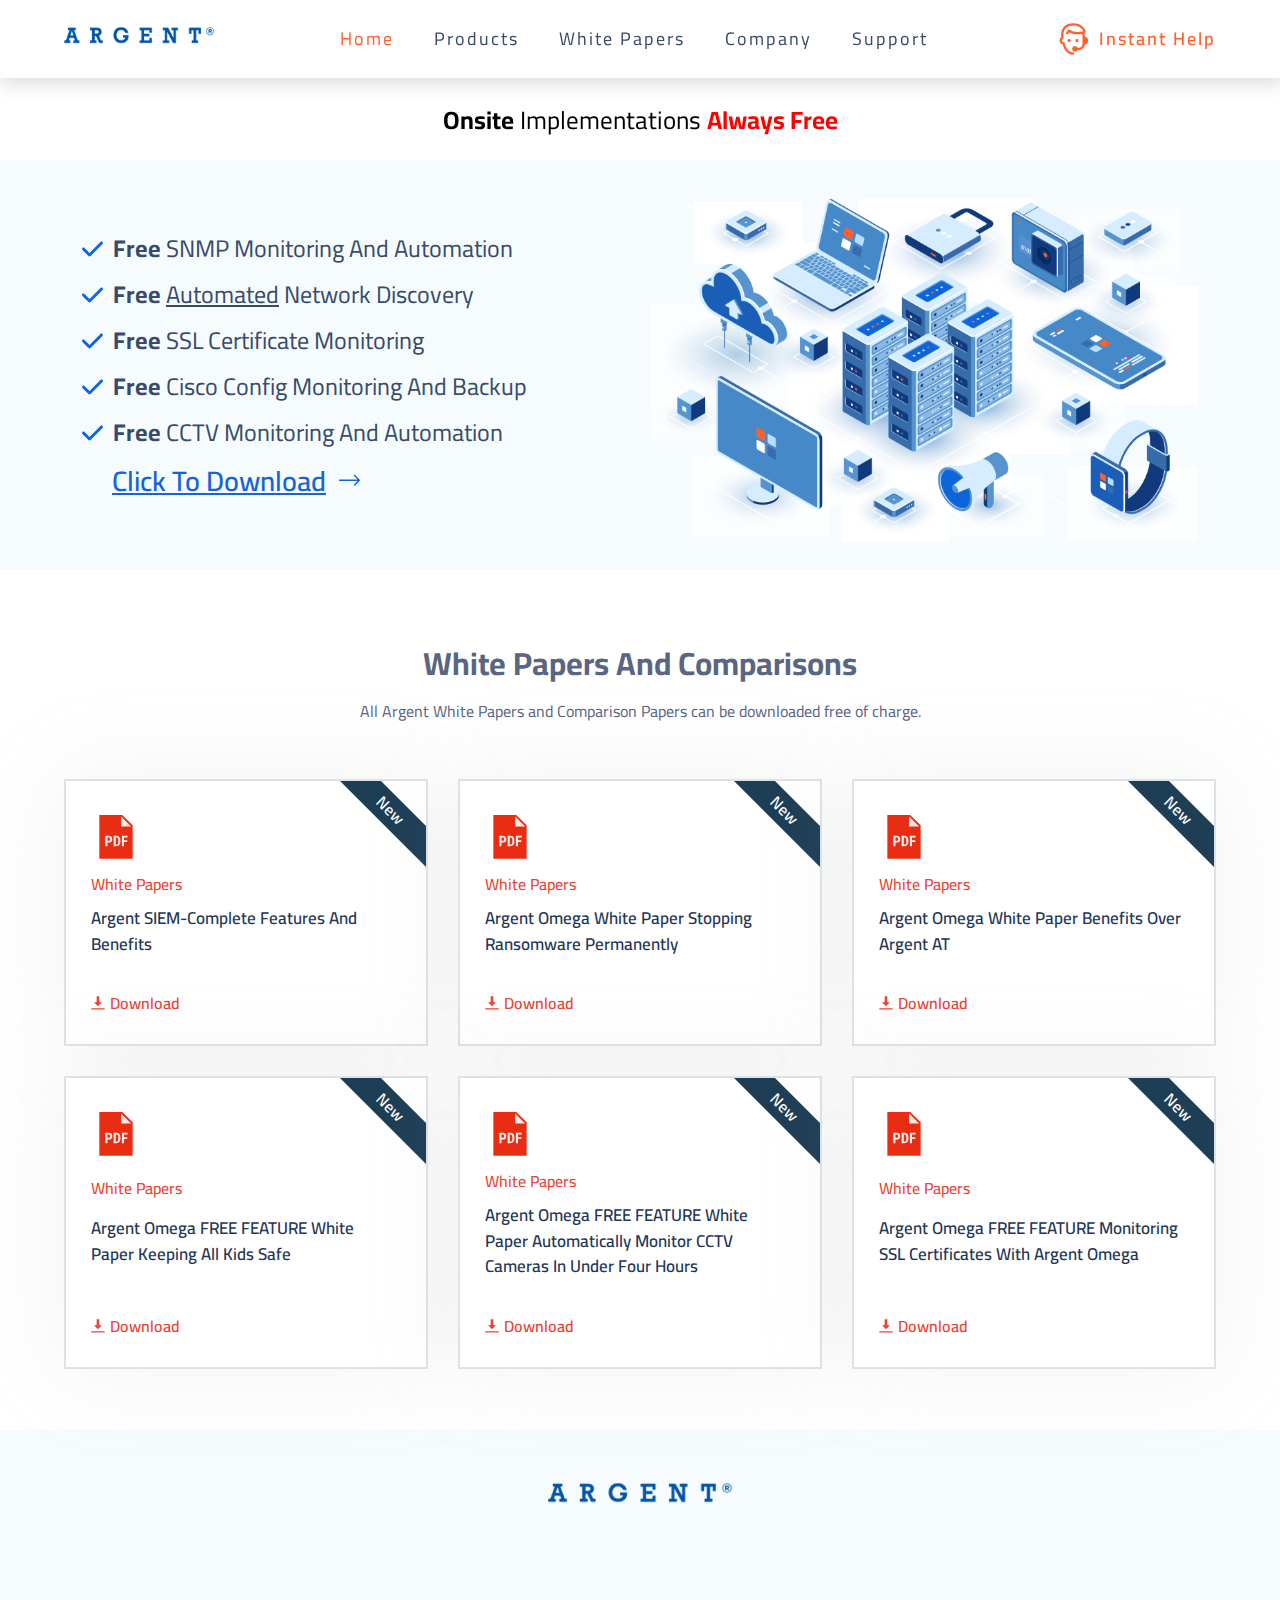
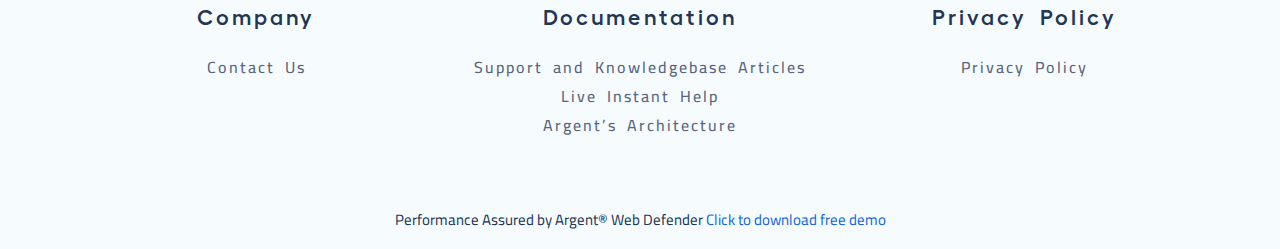
<file: index.html>
<!DOCTYPE html>
<html lang="en">

<head>
    <meta charset="UTF-8">
    <meta name="viewport" content="width=device-width, initial-scale=1.0">
    <title>Argent</title>
    <link rel="stylesheet" href="https://cdn.jsdelivr.net/npm/swiper@10/swiper-bundle.min.css" />
    <link rel="stylesheet" href="style.css">

    <link rel="icon" href="imgs/fav.png" sizes="32x32" />
    <link rel="icon" href="imgs/fav.png" sizes="192x192" />
    <link rel="apple-touch-icon" href="imgs/fav.png" />

</head>

<body>
    <header class="header">
        <div class="base-container">
            <div class="navbar">
                <a href="#" class="logo"><img src="imgs/logo.svg" alt=""></a>
                <nav class="nav">
                    <ul class="nav-items">
                        <li class="nav-item"><a href="https://www.argent.com/" class="active">Home</a></li>
                        <li class="nav-item"><a href="https://www.argent.com/products/">Products</a></li>
                        <li class="nav-item"><a href="https://www.argent.com/white-papers/">White Papers</a></li>
                        <li class="nav-item"><a href="https://www.argent.com/company/">Company</a></li>
                        <li class="nav-item"><a href="https://help.argent.com/support/" target="_blank"
                                rel="noopener">Support</a></li>
                    </ul>
                </nav>
                <div class="support-link">
                    <a href="#"><img src="imgs/support.svg" alt=""> <span>Instant Help</span></a>
                </div>

                <div class="toggle" id="toggle">
                    <div class="one"></div>
                    <div class="two"></div>
                    <div class="three"></div>
                </div>


            </div>
        </div>
    </header>

    <main class="mt-9">
        <div class="slider">
            <!-- Swiper -->
            <div class="swiper mySwiper swiper-initialized swiper-vertical">
                <div class="swiper-wrapper">
                    <div class="swiper-slide">
                        <p class="text  left"><strong>Onsite</strong> Implementations <font color="red"><strong>Always
                                    Free</strong> </font>
                        </p>
                    </div>
                    <div class="swiper-slide">
                        <p class="text  left">
                            <strong>Onsite</strong> Training <font color="red"><strong>Always Free</strong></font>
                        </p>
                    </div>
                    <div class="swiper-slide">
                        <p class="text  left">
                            <strong>Onsite</strong> Health Checks <font color="red"><strong>Always Free</strong></font>
                        </p>
                    </div>
                    <div class="swiper-slide">
                        <p class="text  left">North American Engineers For North American Customers</p>
                    </div>
                    <div class="swiper-slide">
                        <p class="text  left">Singaporean Engineers For Singaporean Customers</p>
                    </div>
                    <div class="swiper-slide">
                        <p class="text  left">Swiss Engineers For Swiss Customers</p>
                    </div>
                    <div class="swiper-slide">
                        <p class="text  left">
                            <font color="red"><strong>Free</strong></font> Active Directory Monitoring
                        </p>
                    </div>
                    <div class="swiper-slide">
                        <p class="text  left">
                            See <u>All</u> Your Devices Worldwide On One <font color="red">
                                <strong>Free</strong>
                            </font> 62-inch Screen
                        </p>
                    </div>
                    <div class="swiper-slide">
                        <p class="text  left">
                            GDPR and CJIS Compliance -- Keep External Auditors Happy
                        </p>
                    </div>
                    <div class="swiper-slide">
                        <p class="text  left">
                            <font color="red"><strong>Free</strong></font> Printer Monitoring
                        </p>
                    </div>
                    <div class="swiper-slide">
                        <p class="text pointer left">
                            <strong>Integrity</strong> - Argent Has Never Used A Collection
                            Agency...
                        </p>
                    </div>
                    <div class="swiper-slide">
                        <p class="text pointer left">
                            <strong>Prudent</strong> - Money Not Wasted Naming Sporting
                            Stadiums...
                        </p>
                    </div>
                    <div class="swiper-slide">
                        <p class="text pointer left">
                            <strong>Professional</strong> - People <u>Not</u> YouTube Videos...
                        </p>
                    </div>
                    <div class="swiper-slide">
                        <p class="text  left">
                            <font color="red"><strong>Free</strong> Complete SNMP Monitoring
                        </p>
                    </div>
                </div>
            </div>
        </div>

        <div class="hero">
            <div class="base-container">
                <div class="hero-content">
                    <div class="hero-left">
                        <p class="hero-text">
                            <svg xmlns="http://www.w3.org/2000/svg" height="1em" viewBox="0 0 448 512">
                                <path
                                    d="M438.6 105.4c12.5 12.5 12.5 32.8 0 45.3l-256 256c-12.5 12.5-32.8 12.5-45.3 0l-128-128c-12.5-12.5-12.5-32.8 0-45.3s32.8-12.5 45.3 0L160 338.7 393.4 105.4c12.5-12.5 32.8-12.5 45.3 0z">
                                </path>
                            </svg>
                            <span><strong>Free</strong> SNMP Monitoring And Automation</span>
                        </p>
                        <p class="hero-text">
                            <svg xmlns="http://www.w3.org/2000/svg" height="1em" viewBox="0 0 448 512">
                                <path
                                    d="M438.6 105.4c12.5 12.5 12.5 32.8 0 45.3l-256 256c-12.5 12.5-32.8 12.5-45.3 0l-128-128c-12.5-12.5-12.5-32.8 0-45.3s32.8-12.5 45.3 0L160 338.7 393.4 105.4c12.5-12.5 32.8-12.5 45.3 0z">
                                </path>
                            </svg>
                            <span><strong>Free</strong> <u>Automated</u> Network Discovery</span>
                        </p>
                        <p class="hero-text">
                            <svg xmlns="http://www.w3.org/2000/svg" height="1em" viewBox="0 0 448 512">
                                <path
                                    d="M438.6 105.4c12.5 12.5 12.5 32.8 0 45.3l-256 256c-12.5 12.5-32.8 12.5-45.3 0l-128-128c-12.5-12.5-12.5-32.8 0-45.3s32.8-12.5 45.3 0L160 338.7 393.4 105.4c12.5-12.5 32.8-12.5 45.3 0z">
                                </path>
                            </svg>
                            <span><strong>Free</strong> SSL Certificate Monitoring</span>
                        </p>
                        <p class="hero-text">
                            <svg xmlns="http://www.w3.org/2000/svg" height="1em" viewBox="0 0 448 512">
                                <path
                                    d="M438.6 105.4c12.5 12.5 12.5 32.8 0 45.3l-256 256c-12.5 12.5-32.8 12.5-45.3 0l-128-128c-12.5-12.5-12.5-32.8 0-45.3s32.8-12.5 45.3 0L160 338.7 393.4 105.4c12.5-12.5 32.8-12.5 45.3 0z">
                                </path>
                            </svg>
                            <span><strong>Free</strong> Cisco Config Monitoring And Backup</span>
                        </p>
                        <p class="hero-text">
                            <svg xmlns="http://www.w3.org/2000/svg" height="1em" viewBox="0 0 448 512">
                                <path
                                    d="M438.6 105.4c12.5 12.5 12.5 32.8 0 45.3l-256 256c-12.5 12.5-32.8 12.5-45.3 0l-128-128c-12.5-12.5-12.5-32.8 0-45.3s32.8-12.5 45.3 0L160 338.7 393.4 105.4c12.5-12.5 32.8-12.5 45.3 0z">
                                </path>
                            </svg>
                            <span><strong>Free</strong> CCTV Monitoring And Automation</span>
                        </p>
                        <a href="https://help.argent.com/product_downloads/product_downloads_omega/" target="_blank" class="hero-btn"><span>Click To Download</span> <img src="imgs/right-arrow.svg" alt=""></a>
                    </div>
                    <div class="hero-right">
                        <img src="imgs/hero-img.png" alt="">
                    </div>
                </div>
            </div>
        </div>
        <div class="cards-section p-6">
            <div class="sec-title text-center">
                <h2>White Papers And Comparisons</h2>
                <p>All Argent White Papers and Comparison Papers can be downloaded free of charge.</p>
            </div>

            <div class="cards-container">
                <!-- card start -->
                <div class="card">
                    <span class="badge">New</span>
                    <img src="imgs/pdficon.svg" alt="PDF ICON" class="card-img">
                    <p class="card-text text-red ">White Papers</p>
                    <h3 class="card-title">Argent SIEM-Complete Features And Benefits</h3>
                    <a class="card-btn" href="downloads/Argent_Omega__White_Paper_SIEM-Complete_Features_and_Benefits.pdf" target="_blank" download><img src="imgs/download.svg" alt="">
                        <span>Download</span></a>
                </div>
                <!-- card end -->

                <!-- card start -->
                <div class="card">
                    <span class="badge">New</span>
                    <img src="imgs/pdficon.svg" alt="PDF ICON" class="card-img">
                    <p class="card-text text-red">White Papers</p>
                    <h3 class="card-title">Argent Omega White Paper Stopping Ransomware Permanently</h3>
                    <a download class="card-btn" href="downloads/Argent_Omega__White_Paper_Stopping_Ransomware_Permanently.pdf" target=""><img src="imgs/download.svg" alt="">
                        <span>Download</span></a>
                </div>
                <!-- card end -->

                <!-- card start -->
                <div class="card">
                    <span class="badge">New</span>
                    <img src="imgs/pdficon.svg" alt="PDF ICON" class="card-img">
                    <p class="card-text text-red">White Papers</p>
                    <h3 class="card-title">Argent Omega White Paper Benefits Over Argent AT</h3>
                    <a class="card-btn" href="downloads/Argent_Omega__White_Paper_Benefits_Over_Argent_AT.pdf" target=""><img src="imgs/download.svg" alt="">
                        <span>Download</span></a>
                </div>
                <!-- card end -->

                <!-- card start -->
                <div class="card">
                    <span class="badge">New</span>
                    <img src="imgs/pdficon.svg" alt="PDF ICON" class="card-img">
                    <p class="card-text text-red">White Papers</p>
                    <h3 class="card-title">Argent Omega FREE FEATURE White Paper Keeping All Kids Safe</h3>
                    <a class="card-btn" href="downloads/Argent_Omega__FREE_FEATURE_White Paper_Keeping_All_Kids_Safe.pdf" target=""><img src="imgs/download.svg" alt="">
                        <span>Download</span></a>
                </div>
                <!-- card end -->

                <!-- card start -->
                <div class="card">
                    <span class="badge">New</span>
                    <img src="imgs/pdficon.svg" alt="PDF ICON" class="card-img">
                    <p class="card-text text-red">White Papers</p>
                    <h3 class="card-title">Argent Omega  FREE FEATURE White Paper Automatically Monitor CCTV Cameras In Under Four Hours</h3>
                    <a class="card-btn" href="downloads/Argent_Omega__FREE_FEATURE_White_Paper_Automatically_Monitor_CCTV_Cameras_In_Under_Four_Hours.pdf" target="_blank"><img src="imgs/download.svg" alt="">
                        <span>Download</span></a>
                </div>
                <!-- card end -->

                <!-- card start -->
                <div class="card">
                    <span class="badge">New</span>
                    <img src="imgs/pdficon.svg" alt="PDF ICON" class="card-img">
                    <p class="card-text text-red">White Papers</p>
                    <h3 class="card-title">Argent Omega FREE FEATURE Monitoring SSL Certificates With Argent Omega</h3>
                    <a class="card-btn" href="downloads/Argent_Omega__FREE_FEATURE_Monitoring_SSL_Certificates_With_Argent_Omega.pdf" target="_blank"><img src="imgs/download.svg" alt="">
                        <span>Download</span></a>
                </div>
                <!-- card end -->
            </div>
        </div>

        <footer class="footer">
            <div class="base-container">
                <a href="#" class="footer-logo"><img src="imgs/footer-logo.png" alt=""></a>
                <div class="footer-content">
                    <div class="footer-links">
                        <h3 class="footer-heading">Company</h3>
                        <a>Contact Us</a>
                    </div>
                    <div class="footer-links">
                        <h3 class="footer-heading">Documentation</h3>
                        <a>Support and Knowledgebase Articles</a>
                        <a>Live Instant Help</a>
                        <a>Argent’s Architecture</a>
                    </div>
                    <div class="footer-links">
                        <h3 class="footer-heading">Privacy Policy</h3>
                        <a>Privacy Policy</a>
                    </div>
                </div>
                <p class="copyright">Performance Assured by Argent® Web Defender <a href="#">Click to download free demo</a></p>
            </div>
        </footer>

    </main>

    <script src="https://cdnjs.cloudflare.com/ajax/libs/jquery/3.7.0/jquery.min.js"
        integrity="sha512-3gJwYpMe3QewGELv8k/BX9vcqhryRdzRMxVfq6ngyWXwo03GFEzjsUm8Q7RZcHPHksttq7/GFoxjCVUjkjvPdw=="
        crossorigin="anonymous" referrerpolicy="no-referrer"></script>
    <script src="https://cdn.jsdelivr.net/npm/swiper@10/swiper-bundle.min.js"></script>
    <script src="app.js"></script>
</body>

</html>
</file>
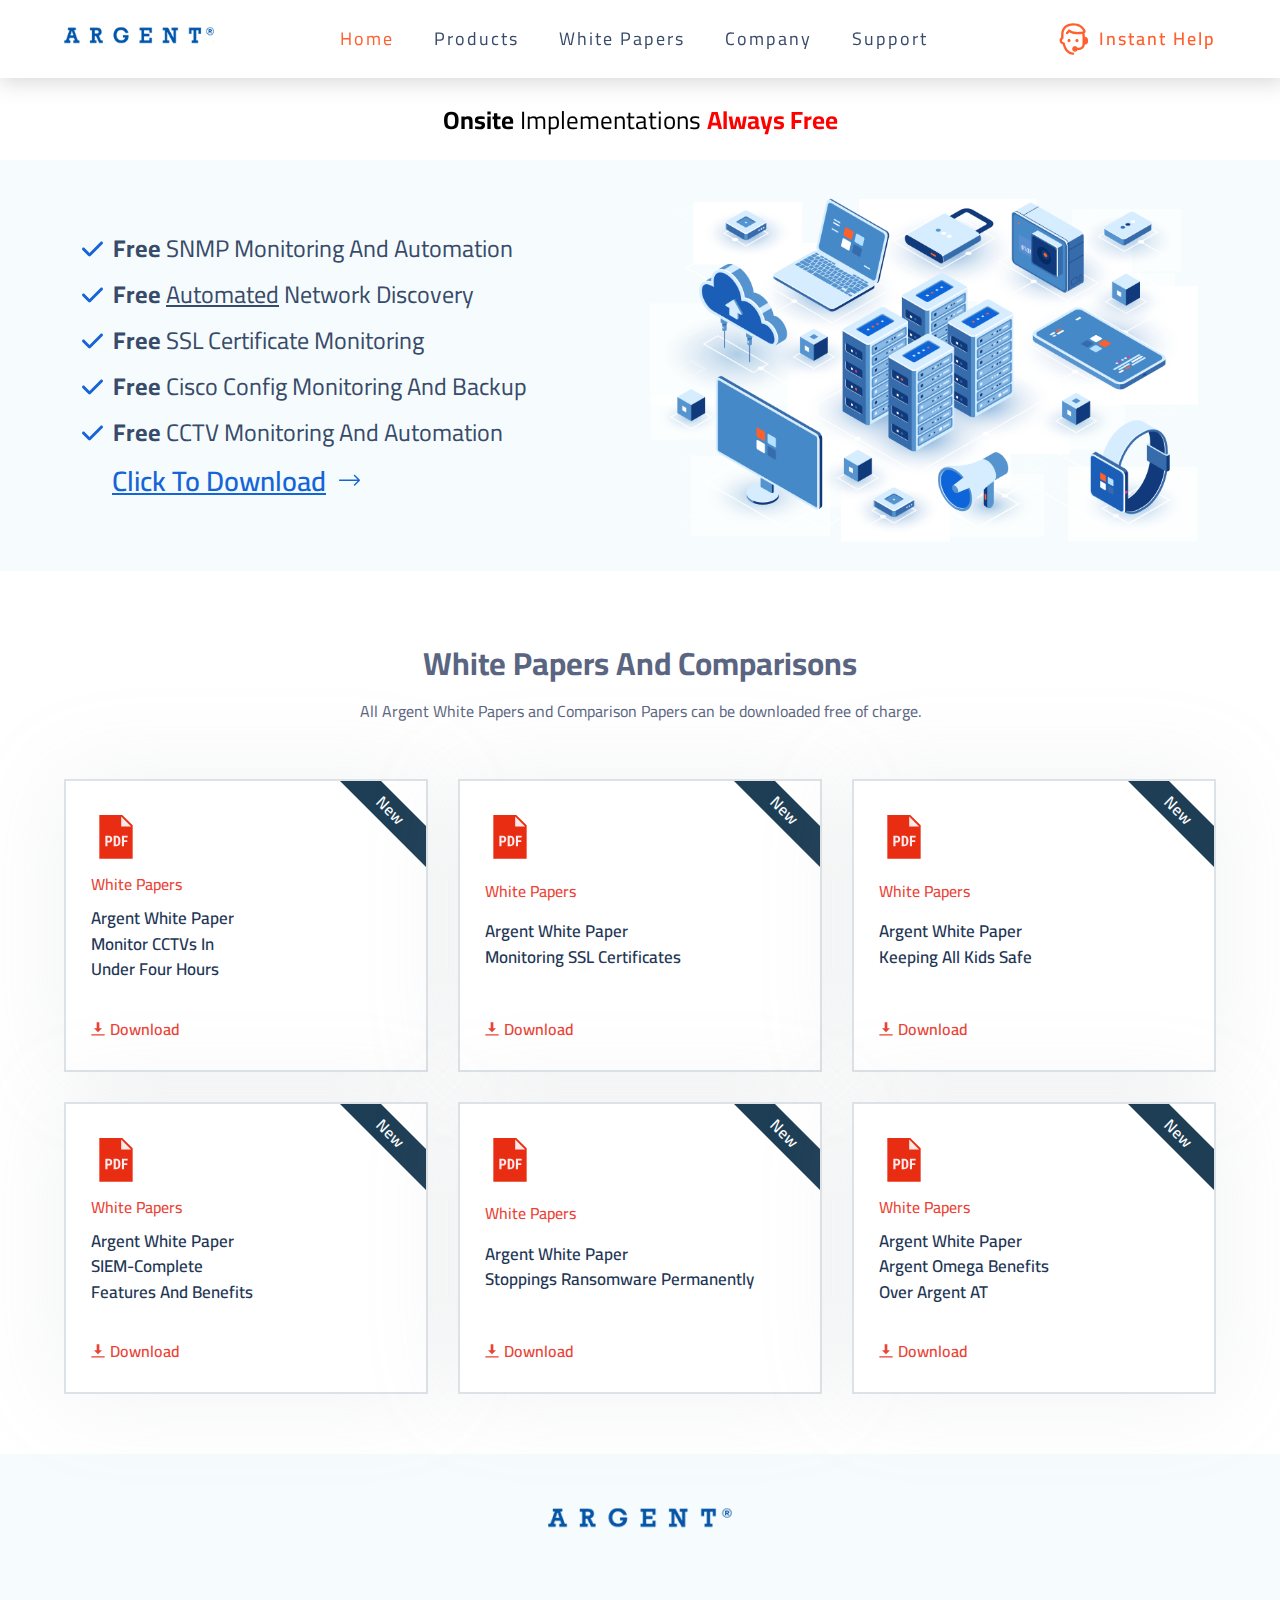
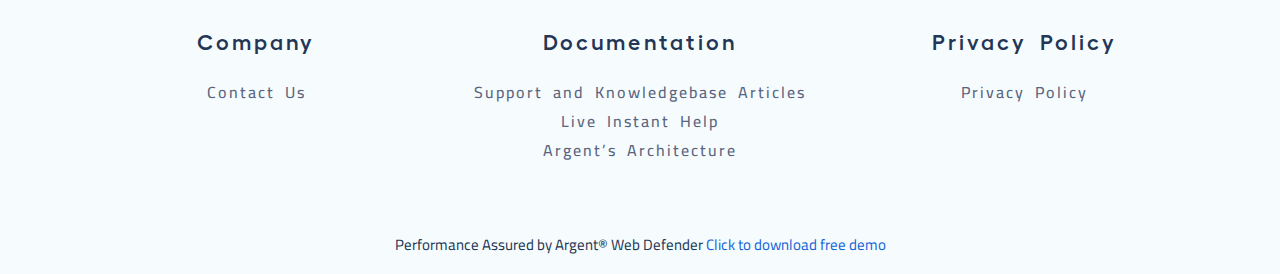
<file: index-2.html>
<!DOCTYPE html>
<html lang="en">

<head>
    <meta charset="UTF-8">
    <meta name="viewport" content="width=device-width, initial-scale=1.0">
    <title>Argent</title>
    <link rel="stylesheet" href="https://cdn.jsdelivr.net/npm/swiper@10/swiper-bundle.min.css" />
    <link rel="stylesheet" href="style.css">

    <link rel="icon" href="imgs/fav.png" sizes="32x32" />
    <link rel="icon" href="imgs/fav.png" sizes="192x192" />
    <link rel="apple-touch-icon" href="imgs/fav.png" />

</head>

<body class="version-2">
    <header class="header">
        <div class="base-container base-container-2">
            <div class="navbar">
                <a href="#" class="logo"><img src="imgs/logo.svg" alt=""></a>
                <nav class="nav">
                    <ul class="nav-items">
                        <li class="nav-item"><a href="https://www.argent.com/" class="active">Home</a></li>
                        <li class="nav-item"><a href="https://www.argent.com/products/">Products</a></li>
                        <li class="nav-item"><a href="https://www.argent.com/white-papers/">White Papers</a></li>
                        <li class="nav-item"><a href="https://www.argent.com/company/">Company</a></li>
                        <li class="nav-item"><a href="https://help.argent.com/support/" target="_blank"
                                rel="noopener">Support</a></li>
                    </ul>
                </nav>
                <div class="support-link">
                    <a href="#"><img src="imgs/support.svg" alt=""> <span>Instant Help</span></a>
                </div>

                <div class="toggle" id="toggle">
                    <div class="one"></div>
                    <div class="two"></div>
                    <div class="three"></div>
                </div>


            </div>
        </div>
    </header>

    <main class="mt-9 v-2-mt">
        <div class="slider version-2-slider">
            <!-- Swiper -->
            <div class="swiper mySwiper swiper-initialized swiper-vertical">
                <div class="swiper-wrapper">
                    <div class="swiper-slide">
                        <p class="text  left"><strong>Onsite</strong> Implementations <font color="red"><strong>Always
                                    Free</strong> </font>
                        </p>
                    </div>
                    <div class="swiper-slide">
                        <p class="text  left">
                            <strong>Onsite</strong> Training <font color="red"><strong>Always Free</strong></font>
                        </p>
                    </div>
                    <div class="swiper-slide">
                        <p class="text  left">
                            <strong>Onsite</strong> Health Checks <font color="red"><strong>Always Free</strong></font>
                        </p>
                    </div>
                    <div class="swiper-slide">
                        <p class="text  left">North American Engineers For North American Customers</p>
                    </div>
                    <div class="swiper-slide">
                        <p class="text  left">Singaporean Engineers For Singaporean Customers</p>
                    </div>
                    <div class="swiper-slide">
                        <p class="text  left">Swiss Engineers For Swiss Customers</p>
                    </div>
                    <div class="swiper-slide">
                        <p class="text  left">
                            <font color="red"><strong>Free</strong></font> Active Directory Monitoring
                        </p>
                    </div>
                    <div class="swiper-slide">
                        <p class="text  left">
                            See <u>All</u> Your Devices Worldwide On One <font color="red">
                                <strong>Free</strong>
                            </font> 62-inch Screen
                        </p>
                    </div>
                    <div class="swiper-slide">
                        <p class="text  left">
                            GDPR and CJIS Compliance -- Keep External Auditors Happy
                        </p>
                    </div>
                    <div class="swiper-slide">
                        <p class="text  left">
                            <font color="red"><strong>Free</strong></font> Printer Monitoring
                        </p>
                    </div>
                    <div class="swiper-slide">
                        <p class="text pointer left">
                            <strong>Integrity</strong> - Argent Has Never Used A Collection
                            Agency...
                        </p>
                    </div>
                    <div class="swiper-slide">
                        <p class="text pointer left">
                            <strong>Prudent</strong> - Money Not Wasted Naming Sporting
                            Stadiums...
                        </p>
                    </div>
                    <div class="swiper-slide">
                        <p class="text pointer left">
                            <strong>Professional</strong> - People <u>Not</u> YouTube Videos...
                        </p>
                    </div>
                    <div class="swiper-slide">
                        <p class="text  left">
                            <font color="red"><strong>Free</strong> Complete SNMP Monitoring
                        </p>
                    </div>
                </div>
            </div>
        </div>

        <div class="hero">
            <div class="base-container base-container-2">
                <div class="hero-content">
                    <div class="hero-left">
                        <p class="hero-text">
                            <svg xmlns="http://www.w3.org/2000/svg" height="1em" viewBox="0 0 448 512">
                                <path
                                    d="M438.6 105.4c12.5 12.5 12.5 32.8 0 45.3l-256 256c-12.5 12.5-32.8 12.5-45.3 0l-128-128c-12.5-12.5-12.5-32.8 0-45.3s32.8-12.5 45.3 0L160 338.7 393.4 105.4c12.5-12.5 32.8-12.5 45.3 0z">
                                </path>
                            </svg>
                            <span><strong>Free</strong> SNMP Monitoring And Automation</span>
                        </p>
                        <p class="hero-text">
                            <svg xmlns="http://www.w3.org/2000/svg" height="1em" viewBox="0 0 448 512">
                                <path
                                    d="M438.6 105.4c12.5 12.5 12.5 32.8 0 45.3l-256 256c-12.5 12.5-32.8 12.5-45.3 0l-128-128c-12.5-12.5-12.5-32.8 0-45.3s32.8-12.5 45.3 0L160 338.7 393.4 105.4c12.5-12.5 32.8-12.5 45.3 0z">
                                </path>
                            </svg>
                            <span><strong>Free</strong> <u>Automated</u> Network Discovery</span>
                        </p>
                        <p class="hero-text">
                            <svg xmlns="http://www.w3.org/2000/svg" height="1em" viewBox="0 0 448 512">
                                <path
                                    d="M438.6 105.4c12.5 12.5 12.5 32.8 0 45.3l-256 256c-12.5 12.5-32.8 12.5-45.3 0l-128-128c-12.5-12.5-12.5-32.8 0-45.3s32.8-12.5 45.3 0L160 338.7 393.4 105.4c12.5-12.5 32.8-12.5 45.3 0z">
                                </path>
                            </svg>
                            <span><strong>Free</strong> SSL Certificate Monitoring</span>
                        </p>
                        <p class="hero-text">
                            <svg xmlns="http://www.w3.org/2000/svg" height="1em" viewBox="0 0 448 512">
                                <path
                                    d="M438.6 105.4c12.5 12.5 12.5 32.8 0 45.3l-256 256c-12.5 12.5-32.8 12.5-45.3 0l-128-128c-12.5-12.5-12.5-32.8 0-45.3s32.8-12.5 45.3 0L160 338.7 393.4 105.4c12.5-12.5 32.8-12.5 45.3 0z">
                                </path>
                            </svg>
                            <span><strong>Free</strong> Cisco Config Monitoring And Backup</span>
                        </p>
                        <p class="hero-text">
                            <svg xmlns="http://www.w3.org/2000/svg" height="1em" viewBox="0 0 448 512">
                                <path
                                    d="M438.6 105.4c12.5 12.5 12.5 32.8 0 45.3l-256 256c-12.5 12.5-32.8 12.5-45.3 0l-128-128c-12.5-12.5-12.5-32.8 0-45.3s32.8-12.5 45.3 0L160 338.7 393.4 105.4c12.5-12.5 32.8-12.5 45.3 0z">
                                </path>
                            </svg>
                            <span><strong>Free</strong> CCTV Monitoring And Automation</span>
                        </p>
                        <a href="https://help.argent.com/product_downloads/product_downloads_omega/" target="_blank" class="hero-btn"><span>Click To Download</span> <img src="imgs/right-arrow.svg" alt=""></a>
                    </div>
                    <div class="hero-right">
                        <img src="imgs/hero-img.png" alt="">
                    </div>
                </div>
            </div>
        </div>
        <div class="cards-section p-6 base-container-2">
            <div class="sec-title text-center">
                <h2>White Papers And Comparisons</h2>
                <p>All Argent White Papers and Comparison Papers can be downloaded free of charge.</p>
            </div>

            <div class="cards-container">
                <!-- card start -->
                <div class="card">
                    <span class="badge">New</span>
                    <img src="imgs/pdficon.svg" alt="PDF ICON" class="card-img">
                    <p class="card-text text-red ">White Papers</p>
                    <a href="#" class="card-title">
                        Argent White Paper <br>
                        Monitor CCTVs In <br>
                        Under Four Hours
                    </a>
                    <a class="card-btn"
                        href="/downloads/Argent_Omega__FREE_FEATURE_White_Paper_Automatically_Monitor_CCTV_Cameras_In_Under_Four_Hours.pdf"
                        target="_blank" download><img src="imgs/download.svg" alt="">
                        <span>Download</span></a>
                </div>
                <!-- card end -->

                <!-- card start -->
                <div class="card">
                    <span class="badge">New</span>
                    <img src="imgs/pdficon.svg" alt="PDF ICON" class="card-img">
                    <p class="card-text text-red">White Papers</p>
                    <a href="#" class="card-title">Argent White Paper <br> Monitoring SSL Certificates </a>
                    <a download class="card-btn"
                        href="downloads/Argent_Omega__FREE_FEATURE_Monitoring_SSL_Certificates_With_Argent_Omega.pdf"
                        target=""><img src="imgs/download.svg" alt="">
                        <span>Download</span></a>
                </div>
                <!-- card end -->

                <!-- card start -->
                <div class="card">
                    <span class="badge">New</span>
                    <img src="imgs/pdficon.svg" alt="PDF ICON" class="card-img">
                    <p class="card-text text-red">White Papers</p>
                    <a href="#" class="card-title">Argent White Paper <br> Keeping All Kids Safe </a>
                    <a class="card-btn" href="downloads/Argent_Omega__FREE_FEATURE_White Paper_Keeping_All_Kids_Safe.pdf"
                        target=""><img src="imgs/download.svg" alt="">
                        <span>Download</span></a>
                </div>
                <!-- card end -->

                <!-- card start -->
                <div class="card">
                    <span class="badge">New</span>
                    <img src="imgs/pdficon.svg" alt="PDF ICON" class="card-img">
                    <p class="card-text text-red">White Papers</p>
                    <a href="#" class="card-title">Argent White Paper <br>
                        SIEM-Complete <br>
                        Features And Benefits <br>
                    </a>
                    <a class="card-btn"
                        href="downloads/Argent_Omega__White_Paper_SIEM-Complete_Features_and_Benefits.pdf"
                        target="_blank"><img src="imgs/download.svg" alt="">
                        <span>Download</span></a>
                </div>
                <!-- card end -->

                <!-- card start -->
                <div class="card">
                    <span class="badge">New</span>
                    <img src="imgs/pdficon.svg" alt="PDF ICON" class="card-img">
                    <p class="card-text text-red">White Papers</p>
                    <a href="#" class="card-title">Argent White Paper <br> Stoppings Ransomware Permanently </a>
                    <a class="card-btn"
                        href="downloads/Argent_Omega__White_Paper_Stopping_Ransomware_Permanently.pdf Paper_Keeping_All_Kids_Safe.pdf"
                        target=""><img src="imgs/download.svg" alt="">
                        <span>Download</span></a>
                </div>
                <!-- card end -->


                <!-- card start -->
                <div class="card">
                    <span class="badge">New</span>
                    <img src="imgs/pdficon.svg" alt="PDF ICON" class="card-img">
                    <p class="card-text text-red">White Papers</p>
                    <a href="!#" class="card-title">Argent White Paper <br> Argent Omega Benefits <br> Over Argent AT
                    </a>
                    <a class="card-btn" href="downloads/Argent_Omega__White_Paper_Benefits_Over_Argent_AT.pdf"
                        target="_blank"><img src="imgs/download.svg" alt="">
                        <span>Download</span></a>
                </div>
                <!-- card end -->
            </div>
        </div>

        <footer class="footer">
            <div class="base-container base-container-2">
                <a href="#" class="footer-logo"><img src="imgs/footer-logo.png" alt=""></a>
                <div class="footer-content">
                    <div class="footer-links">
                        <h3 class="footer-heading">Company</h3>
                        <a>Contact Us</a>
                    </div>
                    <div class="footer-links">
                        <h3 class="footer-heading">Documentation</h3>
                        <a>Support and Knowledgebase Articles</a>
                        <a>Live Instant Help</a>
                        <a>Argent’s Architecture</a>
                    </div>
                    <div class="footer-links">
                        <h3 class="footer-heading">Privacy Policy</h3>
                        <a>Privacy Policy</a>
                    </div>
                </div>
                <p class="copyright">Performance Assured by Argent® Web Defender <a href="#">Click to download free
                        demo</a></p>
            </div>
        </footer>

    </main>

    <script src="https://cdnjs.cloudflare.com/ajax/libs/jquery/3.7.0/jquery.min.js"
        integrity="sha512-3gJwYpMe3QewGELv8k/BX9vcqhryRdzRMxVfq6ngyWXwo03GFEzjsUm8Q7RZcHPHksttq7/GFoxjCVUjkjvPdw=="
        crossorigin="anonymous" referrerpolicy="no-referrer"></script>
    <script src="https://cdn.jsdelivr.net/npm/swiper@10/swiper-bundle.min.js"></script>
    <script src="app.js"></script>
</body>

</html>
</file>
<file: style.css>
@import url("https://fonts.googleapis.com/css2?family=Cairo:wght@400;600&family=Open+Sans:wght@400;500;600&display=swap");

@font-face {
    font-family: "Hellix";
    src: url("../fonts/Hellix-Regular.woff") format("woff"),
        url("../fonts/Hellix-Regular.woff2") format("woff2");
    font-weight: normal;
    font-style: normal;
}

@font-face {
    font-family: "Hellix";
    src: url("../fonts/Hellix-Medium.woff") format("woff"),
        url("../fonts/Hellix-Medium.woff2") format("woff2");
    font-weight: 500;
    font-style: normal;
}

@font-face {
    font-family: "Hellix";
    src: url("../fonts/Hellix-SemiBold.woff") format("woff"),
        url("../fonts/Hellix-SemiBold.woff2") format("woff2");
    font-weight: 600;
    font-style: normal;
}

*,
*::after,
*::before {
    box-sizing: border-box;
    margin: 0;
    padding: 0;
}

html {
    font-size: 62.5%;
}

body {
    font-family: "Cairo", sans-serif;
    background-color: #fff;
    font-weight: 400;
    line-height: 2;
    color: #596480;
}

.base-container {
    max-width: 90%;
    width: 100%;
    margin: 0 auto;
}

::selection {
    background-color: #1565d8;
    color: #ffffff;
}

a:hover,
a:focus {
    color: inherit;
    text-decoration: none;
}

a {
    color: #1565d8;
    text-decoration: none;
}

button:focus,
select:focus,
input:focus,
textarea:focus {
    outline: none;
}

.toggle {
    display: none;
}

.header {
    position: fixed;
    top: 0;
    z-index: 99;
    width: 100%;
    padding: 2rem 0;
    transition: top 0.2s ease-in-out;
    background-color: #ffffff;
    box-shadow: 2px 2px 20px 2px #80808050;
}

.header.sticky {
    background-color: #ffffff;
    box-shadow: 2px 2px 20px 2px #80808050;
}

.header.nav-up {
    top: -120px;
}

/* .header.changes {
    background: transparent;
} */

.navbar {
    display: flex;
    justify-content: space-between;
    align-items: center;
}

.logo {
    width: 150px;
}

.logo img {
    width: 100%;
}

.nav-items {
    display: flex;
    align-items: center;
    gap: 4rem;
    list-style: none;
}

.nav-item a {
    font-size: 1.8rem;
    position: relative;
    color: #384b6a;
    letter-spacing: 2px;
}

.nav-item a.active,
.nav-item a:hover {
    color: #ff602e !important;
}

.nav-item a:after {
    content: "";
    position: absolute;
    width: 100%;
    transform: scaleX(0);
    height: 1px;
    bottom: 0;
    left: 0;
    background-color: #ff602e;
    transform-origin: bottom right;
    transition: transform 0.25s ease-out;
}

.nav-item a:hover:after {
    transform: scaleX(1);
    transform-origin: bottom left;
}

.support-link a {
    display: flex;
    align-items: center;
    font-weight: 600;
    font-size: 1.8rem;
    color: #ff602e;
    letter-spacing: 2px;
    gap: 7px;
}

.support-link a img {
    width: 3.8rem;
    height: 3.8rem;
}

.mt-9 {
    margin-top: 90px;
}

.slider {
    background-color: #fff;
}

.swiper {
    height: 70px;
    width: 100%;
}

.slider p {
    font-size: 2.5rem;
    text-align: center;
    color: #000;
    height: 70px;
    line-height: 60px;
}

.hero {
    padding: 20px;
    background-color: #f6fcfd;
}

.hero-content {
    color: #384b6a;
    display: flex;
    gap: 20px;
    align-items: center;
    justify-content: space-between;
}

.hero-left,
.hero-right {
    width: 50%;
}

.hero-text {
    font-size: 24px;
    line-height: 22px;
    margin-bottom: 22px;
    display: flex;
    align-items: center;
    gap: 1rem;
}

.hero-text svg {
    fill: #1565d8
}

.hero-btn {
    display: flex;
    align-items: center;
    gap: 12px;
    max-width: max-content;
    font-weight: 600;
    line-height: 1;
    font-size: 28px;
    color: #1565d8;
    padding-left: 30px;
    transition: 0.3s;
    text-decoration-line: underline;
    text-underline-offset: 2px;
    text-decoration-thickness: 2px;
}

.hero-btn:hover {
    color: #1565d8;
    text-decoration-line: underline;
    text-underline-offset: 2px;
    text-decoration-thickness: 2px;
    cursor: pointer;
}

.hero-right img {
    width: 100%;
}

/* cards style */


.p-6 {
    padding-top: 60px;
    padding-bottom: 60px;
}

.sec-title {
    margin-bottom: 52px;
    text-align: center;
    color: hsl(223, 18%, 43%);
}

.sec-title h2 {
    font-size: 32px;
}

.sec-title p {
    font-size: 16px;
}

.cards-container {
    max-width: 90%;
    width: 100%;
    margin: 0 auto;
    display: grid;
    grid-template-columns: repeat(3, 1fr);
    gap: 30px;
}


.card {
    background-color: #fff;
    padding: 30px 30px 25px 25px;
    border: 2px solid rgba(24, 59, 86, 0.15);
    box-shadow: 0px 0px 86px rgba(170, 176, 184, 0.17);
    position: relative;
    overflow: hidden;
    display: grid;
    flex-direction: column;
    gap: 10px;
}

.badge {
    position: absolute;
    top: 30px;
    right: -15%;
    font-weight: 600;
    font-size: 16px;
    line-height: 25px;
    background-color: #1E3E56;
    width: 50%;
    text-align: center;
    color: #FFFFFF;
    padding: 2px;
    transform: rotate(45deg);
}

.card-img {
    width: 50px;
}

.card-text {
    color: #EA4335;
    font-size: 16px;
    line-height: 1.5;
    font-weight: 500;
}

.card-title {
    font-size: 18px;
    margin: 50px 0;
    text-decoration: none;
    color: #233655;
    line-height: 1.5;
    font-weight: 600;
}

.card-title:hover {
    color: #233655;
}

.card-btn {
    text-decoration: none;
    display: flex;
    color: #EA4335;
    font-weight: 600;
    font-size: 16px;
    gap: 5px;
    align-self: end;
    cursor: pointer;
}

.card-btn:hover {
    color: #EA4335;
}

.footer {
    padding: 54px 0 15px;
    background-color: #f6fcfd;
    color: #233655;
}

.footer .footer-logo {
    margin-bottom: 100px;
    display: flex;
    justify-content: center;
}

.footer-content {
    display: grid;
    grid-template-columns: repeat(3, 1fr);
}

.footer-links {
    text-align: center;
}

.footer-heading {
    font-size: 22px;
    line-height: 30px;
    color: inherit;
    font-weight: 600;
    word-break: break-word;
    color: #233655;
    font-family: "Hellix", sans-serif;
    letter-spacing: 3px;
    word-spacing: 5px;
    margin-bottom: 20px;
}

.footer-links a {
    font-weight: 500;
    font-size: 1.6rem;
    line-height: 28px;
    color: #596480;
    display: block;
    margin-bottom: 1px;
    letter-spacing: 2px;
    word-spacing: 4px;
}

.footer .copyright {
    margin-top: 66px;
    text-align: center;
    font-size: 1.5rem;
    line-height: 28px;
    font-weight: 400;
}



@media(max-width:1440px) {
    .card-title {
        margin: 0px 0 20px 0;
        font-size: 17px;
    }

    .badge {
        top: 15px;
    }
}

@media(max-width:1148px) {
    .cards-container {
        grid-template-columns: repeat(2, 1fr);
    }

    .nav-items {
        gap: 2rem;
    }
}

@media (max-width: 991px) {
    .header {
        padding: 0;
    }

    .header .base-container {
        max-width: 100%;
    }

    .navbar {
        display: grid;
        grid-template-columns: 250px 1fr;
        grid-template-rows: repeat(2, auto);
    }

    .logo {
        width: 200px;
        padding: 2rem 4rem 1.5rem 4rem;
    }

    .support-link {
        grid-column: 1/-1;
        order: -1;
        background-color: #001647;
        padding: 4px 15px;
        border-bottom: 1px solid #344f82;
        display: flex;
        place-content: center;
    }

    .nav-items {
        gap: 2rem;
        justify-content: right;
        padding-right: 4rem;
    }

    .mt-9 {
        margin-top: 110px;
    }

    .hero .base-container,
    .footer .base-container {
        max-width: 100%;
        padding: 0 4rem;
    }

    .hero-text {
        font-size: 18px;
        line-height: 20px;
        margin-bottom: 22px;
    }

    .hero-btn {
        font-size: 20px;
        padding-left: 23px;
    }

    .footer-links a {
        font-size: 1.4rem;
    }

    .footer-heading {
        font-size: 18px;
        line-height: 20px;
    }

    .footer .footer-logo {
        margin-bottom: 80px;
    }
}

@media(max-width:980px) {
    .cards-container {
        gap: 20px
    }

}

@media(max-width:799px) {
    .navbar {
        grid-template-rows: repeat(3, auto);
    }

    .nav {

        grid-column: 1/-1;
        position: relative;
    }

    .nav-items {
        position: absolute;
        z-index: 9;
        top: -900px;
        left: 0;
        right: 0;
        margin: 0 auto;
        width: calc(100% - 30px);
        background-color: #f2fbfc;
        padding: 10px;
        border-radius: 5px;
        flex-direction: column;
        transition: 0.5s linear;
        box-shadow: 0px 0px 10px 1px #ccc;
    }

    .nav-items.show {
        transition: 0.5s linear;
        top: 10px;
    }

    .toggle {
        width: 28px;
        height: 30px;
        margin: 0;
    }

    .toggle {
        display: block;
        transform: translateY(5px);
        position: absolute;
        right: 4rem;
        top: 5.2rem;
    }

    .toggle div {
        width: 100%;
        height: 3px;
        background: #ff602e;
        margin: 6px auto;
        transition: all 0.3s;
        backface-visibility: hidden;
    }

    .toggle.on .one {
        transform: rotate(45deg) translate(5px, 5px);
    }

    .toggle.on .two {
        opacity: 0;
    }

    .toggle.on .three {
        transform: rotate(-45deg) translate(8px, -8px);
    }

    .hero .base-container,
    .footer .base-container {
        max-width: 100%;
        padding: 0 2rem;
    }

}

@media(max-width:575px) {
    .hero-content {
        display: flex;
        flex-direction: column-reverse;
    }

    .hero-left,
    .hero-right {
        width: 100%;
    }

    .slider p {
        font-size: 1.5rem;
    }
}

@media(max-width:560px) {
    .cards-container {
        grid-template-columns: repeat(1, 1fr);
    }

    .card {
        padding: 20px;
    }

    .footer-content {
        display: grid;
        grid-template-columns: 1fr;
    }
}



.cards-container>a {
    display: none !important;
}

.c-mt-card {
    margin-top: 10px;
}

@media(min-width:1920px) {
    .cards-container {
        max-width: max-content;
        gap: 2vw;
    }

    .header .base-container-2 {
        max-width: 100% !important;
        margin: 0 auto;
        padding: 0 40px;
    }

    .base-container-2 {
        max-width: 1230px !important;
        margin: 0 auto;
    }

    .base-container-2 .cards-container {
        max-width: 100%;
        gap: 30px;
    }

    .base-container-2 .card {
        width: 100%;
        margin: 0 auto;
        padding: 25px;
        gap: 10px;
        border: 3px solid rgba(24, 59, 86, 0.15);
    }
}

@media(min-width:1930px) {
    .card {
        width: 550px;
        margin: 0 auto;
    }

}

@media(min-width:2250px) {

    .base-container {
        max-width: 80%;
    }

    .header {
        padding: 1vw 0;
    }

    .logo {
        width: 8vw;
    }

    .nav-items {
        gap: 2vw;
    }

    .nav-item a {
        font-size: 1vw;
        letter-spacing: .12vw;
    }

    .support-link a {
        font-size: 1vw;
        letter-spacing: .12vw;
    }

    .support-link a img {
        width: 2vw;
        height: 2vw;
    }

    .mt-9 {
        margin-top: 4.5vw;
    }

    .swiper {
        height: 4vw;
    }

    .slider p {
        font-size: 1.5vw;
        height: 2vw;
        line-height: 4vw;
    }

    .hero-text {
        font-size: 1.5vw;
        line-height: 2vw;
        margin-bottom: 1vw;
        display: flex;
        align-items: center;
        gap: 1vw;
    }

    .hero-btn {
        gap: 12px;
        font-size: 1.8vw;
        padding-left: 2.5vw;
        gap: 1vw
    }

    .hero-btn img {
        width: 2vw;
    }

    .sec-title h2 {
        font-size: 2vw;
    }

    .p-6 {
        padding-top: 2vw;
        padding-bottom: 2vw;
    }

    .sec-title {
        margin-bottom: 3vw;
    }

    .sec-title p {
        font-size: 1.2vw;
    }

    .cards-container {
        max-width: max-content;
        gap: 1.8vw;
    }

    .card {
        background-color: #fff;
        padding: 1vw;
        border: .15vw solid rgba(24, 59, 86, 0.15);
        box-shadow: 0px 0px 120px rgba(170, 176, 184, 0.17);
        gap: 1.5vw;
        width: 25vw;

    }

    .badge {
        position: absolute;
        top: 1.8vw;
        right: -15%;
        font-weight: 600;
        font-size: 35px;
        line-height: 25px;
        width: 50%;
        padding: 10px;
    }

    .card-img {
        width: 3vw;
    }

    .card-text {
        font-size: 1vw;
        line-height: 0;
    }

    .c-mt-card {
        margin-top: 1.3vw;
    }

    .card-title {
        font-size: 1vw;
        margin: 1vw 0;
    }

    .card-btn {
        font-size: 1vw;
        gap: .2vw;
    }

    .card-btn img {
        width: .8vw;
    }

    .footer-logo img {
        width: 10vw;
    }

    .footer {
        padding: 3vw 0 1vw 0;
    }

    .footer-heading {
        font-size: 1.5vw;
        letter-spacing: .2vw;
        margin-bottom: 1vw;
    }

    .footer-links a {
        font-size: 1vw;
        line-height: 2vw;
        letter-spacing: .11vw;
        word-spacing: 0.3vw;
    }

    .footer .copyright {
        margin-top: 3vw;
        font-size: 1vw;
    }

    .base-container-2 .logo {
        width: 150px;
    }

    .base-container-2 .nav-item a {
        font-size: 18px;
        letter-spacing: 2px;
    }

    .base-container-2 .nav-items {
        gap: 35px;
    }

    .base-container-2 .support-link a img {
        width: 30px;
        height: 30px;
    }

    .base-container-2 .support-link a {
        font-size: 18px;
        letter-spacing: 2px;
    }

    .slider.version-2-slider .swiper {
        height: 70px;
    }

    .slider.version-2-slider p {
        font-size: 22px;
        height: 70px;
        line-height: 60px;
    }

    .mt-9.v-2-mt {
        margin-top: 90px;
    }

    .base-container-2 .hero-text {
        font-size: 24px;
        line-height: 22px;
        margin-bottom: 22px;
    }

    .base-container-2 .hero-btn {
        font-size: 28px;
        padding-left: 40px;
        gap: 12px;
    }

    .base-container-2 .hero-btn img {
        width: 40px;
    }

    .base-container-2 .sec-title h2 {
        font-size: 3rem;
    }

    .sec-title p {
        font-size: 1.8rem;
    }

    .header {
        padding: 20px 0;
    }

    .base-container-2 .card-img {
        width: 50px;
    }

    .base-container-2 .card-text {
        font-size: 16px;
        line-height: 1;
    }

    .base-container-2 .card-title {
        font-size: 2.3rem;
        margin: 20px 0;
    }

    .base-container-2 .badge {
        position: absolute;
        top: 24px;
        right: -15%;
        font-weight: 600;
        font-size: 20px;
        line-height: 25px;
        width: 50%;
        padding: 5px;
    }

    .base-container-2 .card-btn {
        font-size: 25px;
        gap: 10px;
    }

    .base-container-2 .card-btn img {
        width: 22px;
    }

    .base-container-2 .footer-logo img {
        width: 190px;
    }

    .base-container-2 .footer-heading {
        font-size: 24px;
        letter-spacing: 2px;
        margin-bottom: 20px;
    }

    .base-container-2 .footer-links a {
        font-size: 16px;
        line-height: 2;
        letter-spacing: 3px;
        word-spacing: 3px;
    }

    .footer .base-container-2 .copyright {
        margin-top: 40px;
        font-size: 16px;
    }
}
</file>
